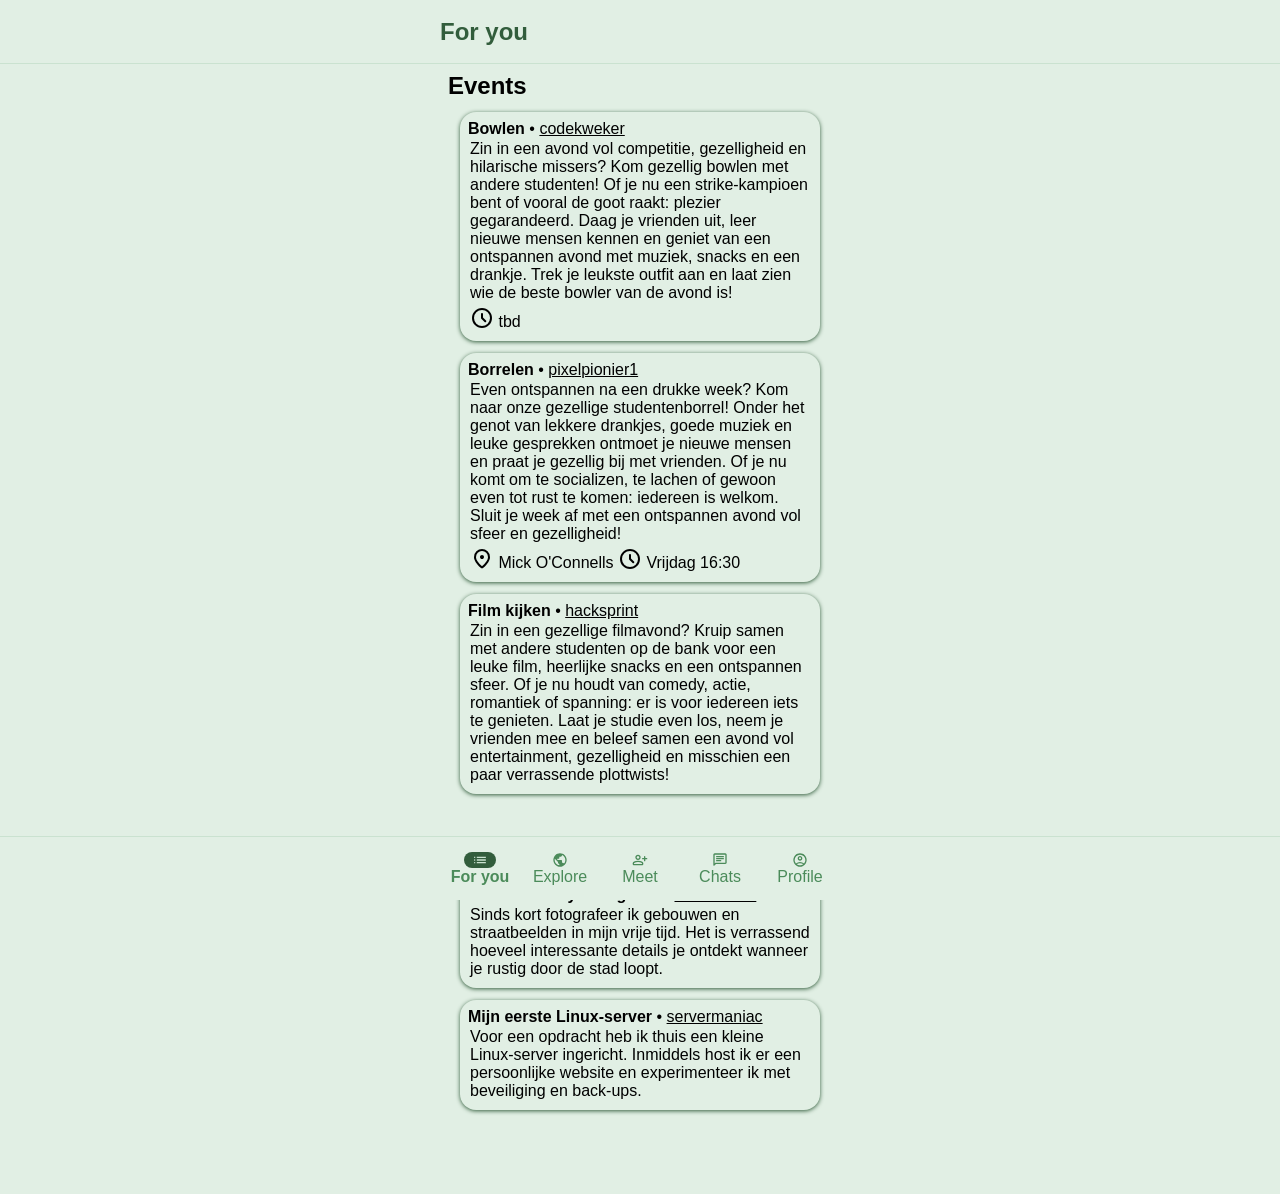
<file: S1-P3-scrumgpt/wireframes-html/index.html>
<!DOCTYPE html>
<html lang="en">
<head>
	<meta charset="UTF-8">
	<meta name="viewport" content="width=device-width, initial-scale=1.0">
	<link rel="stylesheet" href="wireframe.css">
	<title>For you (Wireframe)</title>
</head>
<body>
	<nav class="top">
		<header>
			<h1>For you</h1>
		</header>
	</nav>
	<nav class="main">
		<a href="index.html" class="active">
			<svg xmlns="http://www.w3.org/2000/svg" height="24px" viewBox="0 -960 960 960" width="24px" fill="currentColor"><path d="M320-600q-17 0-28.5-11.5T280-640q0-17 11.5-28.5T320-680h480q17 0 28.5 11.5T840-640q0 17-11.5 28.5T800-600H320Zm0 160q-17 0-28.5-11.5T280-480q0-17 11.5-28.5T320-520h480q17 0 28.5 11.5T840-480q0 17-11.5 28.5T800-440H320Zm0 160q-17 0-28.5-11.5T280-320q0-17 11.5-28.5T320-360h480q17 0 28.5 11.5T840-320q0 17-11.5 28.5T800-280H320ZM160-600q-17 0-28.5-11.5T120-640q0-17 11.5-28.5T160-680q17 0 28.5 11.5T200-640q0 17-11.5 28.5T160-600Zm0 160q-17 0-28.5-11.5T120-480q0-17 11.5-28.5T160-520q17 0 28.5 11.5T200-480q0 17-11.5 28.5T160-440Zm0 160q-17 0-28.5-11.5T120-320q0-17 11.5-28.5T160-360q17 0 28.5 11.5T200-320q0 17-11.5 28.5T160-280Z"/></svg>
			<span>For you</span>
		</a>
		<a href="explore.html">
			<svg xmlns="http://www.w3.org/2000/svg" height="24px" viewBox="0 -960 960 960" width="24px" fill="currentColor"><path d="M324-111.5Q251-143 197-197t-85.5-127Q80-397 80-480t31.5-156Q143-709 197-763t127-85.5Q397-880 480-880t156 31.5Q709-817 763-763t85.5 127Q880-563 880-480t-31.5 156Q817-251 763-197t-127 85.5Q563-80 480-80t-156-31.5ZM440-162v-78q-33 0-56.5-23.5T360-320v-40L168-552q-3 18-5.5 36t-2.5 36q0 121 79.5 212T440-162Zm276-102q41-45 62.5-100.5T800-480q0-98-54.5-179T600-776v16q0 33-23.5 56.5T520-680h-80v80q0 17-11.5 28.5T400-560h-80v80h240q17 0 28.5 11.5T600-440v120h40q26 0 47 15.5t29 40.5Z"/></svg>
			<span>Explore</span>
		</a>
		<a href="meet.html">
			<svg xmlns="http://www.w3.org/2000/svg" height="24px" viewBox="0 -960 960 960" width="24px" fill="currentColor"><path d="M720-520h-80q-17 0-28.5-11.5T600-560q0-17 11.5-28.5T640-600h80v-80q0-17 11.5-28.5T760-720q17 0 28.5 11.5T800-680v80h80q17 0 28.5 11.5T920-560q0 17-11.5 28.5T880-520h-80v80q0 17-11.5 28.5T760-400q-17 0-28.5-11.5T720-440v-80Zm-473-7q-47-47-47-113t47-113q47-47 113-47t113 47q47 47 47 113t-47 113q-47 47-113 47t-113-47ZM40-240v-32q0-34 17.5-62.5T104-378q62-31 126-46.5T360-440q66 0 130 15.5T616-378q29 15 46.5 43.5T680-272v32q0 33-23.5 56.5T600-160H120q-33 0-56.5-23.5T40-240Zm80 0h480v-32q0-11-5.5-20T580-306q-54-27-109-40.5T360-360q-56 0-111 13.5T140-306q-9 5-14.5 14t-5.5 20v32Zm296.5-343.5Q440-607 440-640t-23.5-56.5Q393-720 360-720t-56.5 23.5Q280-673 280-640t23.5 56.5Q327-560 360-560t56.5-23.5ZM360-640Zm0 400Z"/></svg>
			<span>Meet</span>
		</a>
		<a href="chats.html">
			<svg xmlns="http://www.w3.org/2000/svg" height="24px" viewBox="0 -960 960 960" width="24px" fill="currentColor"><path d="m240-240-92 92q-19 19-43.5 8.5T80-177v-623q0-33 23.5-56.5T160-880h640q33 0 56.5 23.5T880-800v480q0 33-23.5 56.5T800-240H240Zm-34-80h594v-480H160v525l46-45Zm-46 0v-480 480Zm120-80h240q17 0 28.5-11.5T560-440q0-17-11.5-28.5T520-480H280q-17 0-28.5 11.5T240-440q0 17 11.5 28.5T280-400Zm0-120h400q17 0 28.5-11.5T720-560q0-17-11.5-28.5T680-600H280q-17 0-28.5 11.5T240-560q0 17 11.5 28.5T280-520Zm0-120h400q17 0 28.5-11.5T720-680q0-17-11.5-28.5T680-720H280q-17 0-28.5 11.5T240-680q0 17 11.5 28.5T280-640Z"/></svg>
			<span>Chats</span>
		</a>
		<a href="profile.html">
			<svg xmlns="http://www.w3.org/2000/svg" height="24px" viewBox="0 -960 960 960" width="24px" fill="currentColor"><path d="M234-276q51-39 114-61.5T480-360q69 0 132 22.5T726-276q35-41 54.5-93T800-480q0-133-93.5-226.5T480-800q-133 0-226.5 93.5T160-480q0 59 19.5 111t54.5 93Zm146.5-204.5Q340-521 340-580t40.5-99.5Q421-720 480-720t99.5 40.5Q620-639 620-580t-40.5 99.5Q539-440 480-440t-99.5-40.5ZM480-80q-83 0-156-31.5T197-197q-54-54-85.5-127T80-480q0-83 31.5-156T197-763q54-54 127-85.5T480-880q83 0 156 31.5T763-763q54 54 85.5 127T880-480q0 83-31.5 156T763-197q-54 54-127 85.5T480-80Zm100-95.5q47-15.5 86-44.5-39-29-86-44.5T480-280q-53 0-100 15.5T294-220q39 29 86 44.5T480-160q53 0 100-15.5ZM523-537q17-17 17-43t-17-43q-17-17-43-17t-43 17q-17 17-17 43t17 43q17 17 43 17t43-17Zm-43-43Zm0 360Z"/></svg>
			<span>Profile</span>
		</a>
	</nav>
	<main>
		<section>
			<h2>Events</h2>
			<div class="card">
				<b>Bowlen</b> &bullet; <a href="meet-profile.html">codekweker</a>
				<p>Zin in een avond vol competitie, gezelligheid en hilarische missers? Kom gezellig bowlen met andere studenten! Of je nu een strike-kampioen bent of vooral de goot raakt: plezier gegarandeerd. Daag je vrienden uit, leer nieuwe mensen kennen en geniet van een ontspannen avond met muziek, snacks en een drankje. Trek je leukste outfit aan en laat zien wie de beste bowler van de avond is!</p>
				<p>
					<svg xmlns="http://www.w3.org/2000/svg" height="24px" viewBox="0 -960 960 960" width="24px" fill="currentColor"><path d="M520-496v-144q0-17-11.5-28.5T480-680q-17 0-28.5 11.5T440-640v159q0 8 3 15.5t9 13.5l132 132q11 11 28 11t28-11q11-11 11-28t-11-28L520-496ZM480-80q-83 0-156-31.5T197-197q-54-54-85.5-127T80-480q0-83 31.5-156T197-763q54-54 127-85.5T480-880q83 0 156 31.5T763-763q54 54 85.5 127T880-480q0 83-31.5 156T763-197q-54 54-127 85.5T480-80Zm0-400Zm0 320q133 0 226.5-93.5T800-480q0-133-93.5-226.5T480-800q-133 0-226.5 93.5T160-480q0 133 93.5 226.5T480-160Z"/></svg>
					tbd
				</p>
			</div>
			<div class="card">
				<b>Borrelen</b> &bullet; <a href="meet-profile.html">pixelpionier1</a>
				<p>Even ontspannen na een drukke week? Kom naar onze gezellige studentenborrel! Onder het genot van lekkere drankjes, goede muziek en leuke gesprekken ontmoet je nieuwe mensen en praat je gezellig bij met vrienden. Of je nu komt om te socializen, te lachen of gewoon even tot rust te komen: iedereen is welkom. Sluit je week af met een ontspannen avond vol sfeer en gezelligheid!</p>
				<p>
					<svg xmlns="http://www.w3.org/2000/svg" height="24px" viewBox="0 -960 960 960" width="24px" fill="currentColor"><path d="M480-186q122-112 181-203.5T720-552q0-109-69.5-178.5T480-800q-101 0-170.5 69.5T240-552q0 71 59 162.5T480-186Zm-28 74q-14-5-25-15-65-60-115-117t-83.5-110.5q-33.5-53.5-51-103T160-552q0-150 96.5-239T480-880q127 0 223.5 89T800-552q0 45-17.5 94.5t-51 103Q698-301 648-244T533-127q-11 10-25 15t-28 5q-14 0-28-5Zm28-448Zm56.5 56.5Q560-527 560-560t-23.5-56.5Q513-640 480-640t-56.5 23.5Q400-593 400-560t23.5 56.5Q447-480 480-480t56.5-23.5Z"/></svg>
					Mick O'Connells
					<svg xmlns="http://www.w3.org/2000/svg" height="24px" viewBox="0 -960 960 960" width="24px" fill="currentColor"><path d="M520-496v-144q0-17-11.5-28.5T480-680q-17 0-28.5 11.5T440-640v159q0 8 3 15.5t9 13.5l132 132q11 11 28 11t28-11q11-11 11-28t-11-28L520-496ZM480-80q-83 0-156-31.5T197-197q-54-54-85.5-127T80-480q0-83 31.5-156T197-763q54-54 127-85.5T480-880q83 0 156 31.5T763-763q54 54 85.5 127T880-480q0 83-31.5 156T763-197q-54 54-127 85.5T480-80Zm0-400Zm0 320q133 0 226.5-93.5T800-480q0-133-93.5-226.5T480-800q-133 0-226.5 93.5T160-480q0 133 93.5 226.5T480-160Z"/></svg>
					Vrijdag 16:30
				</p>
			</div>
			<div class="card">
				<b>Film kijken</b> &bullet; <a href="meet-profile.html">hacksprint</a>
				<p>Zin in een gezellige filmavond? Kruip samen met andere studenten op de bank voor een leuke film, heerlijke snacks en een ontspannen sfeer. Of je nu houdt van comedy, actie, romantiek of spanning: er is voor iedereen iets te genieten. Laat je studie even los, neem je vrienden mee en beleef samen een avond vol entertainment, gezelligheid en misschien een paar verrassende plottwists!</p>
			</div>
		</section>
		<section>
			<h2>Posts</h2>
			<div class="card">
				<b>Nieuwe hobby: fotografie</b> &bullet; <a href="meet-profile.html">datadromer</a>
				<p>Sinds kort fotografeer ik gebouwen en straatbeelden in mijn vrije tijd. Het is verrassend hoeveel interessante details je ontdekt wanneer je rustig door de stad loopt.</p>
			</div>
			<div class="card">
				<b>Mijn eerste Linux-server</b> &bullet; <a href="meet-profile.html">servermaniac</a>
				<p>Voor een opdracht heb ik thuis een kleine Linux-server ingericht. Inmiddels host ik er een persoonlijke website en experimenteer ik met beveiliging en back-ups.</p>
			</div>
		</section>
	</main>
</body>
</html>
</file>
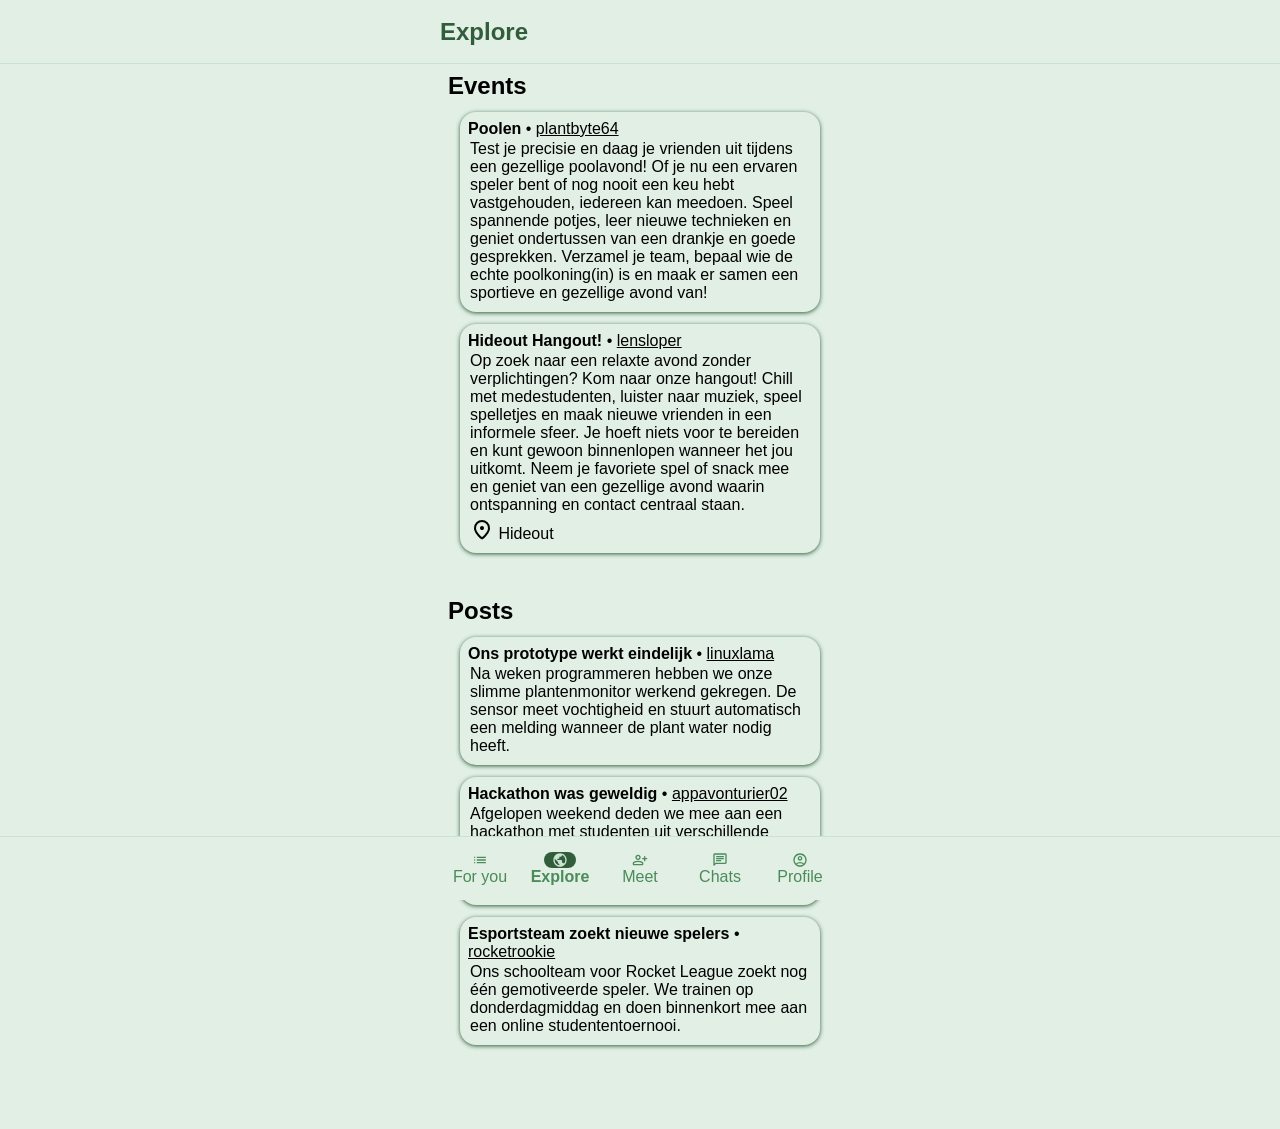
<file: S1-P3-scrumgpt/wireframes-html/explore.html>
<!DOCTYPE html>
<html lang="en">
<head>
	<meta charset="UTF-8">
	<meta name="viewport" content="width=device-width, initial-scale=1.0">
	<link rel="stylesheet" href="wireframe.css">
	<title>Explore (Wireframe)</title>
</head>
<body>
	<nav class="top">
		<header>
			<h1>Explore</h1>
		</header>
	</nav>
	<nav class="main">
		<a href="index.html">
			<svg xmlns="http://www.w3.org/2000/svg" height="24px" viewBox="0 -960 960 960" width="24px" fill="currentColor"><path d="M320-600q-17 0-28.5-11.5T280-640q0-17 11.5-28.5T320-680h480q17 0 28.5 11.5T840-640q0 17-11.5 28.5T800-600H320Zm0 160q-17 0-28.5-11.5T280-480q0-17 11.5-28.5T320-520h480q17 0 28.5 11.5T840-480q0 17-11.5 28.5T800-440H320Zm0 160q-17 0-28.5-11.5T280-320q0-17 11.5-28.5T320-360h480q17 0 28.5 11.5T840-320q0 17-11.5 28.5T800-280H320ZM160-600q-17 0-28.5-11.5T120-640q0-17 11.5-28.5T160-680q17 0 28.5 11.5T200-640q0 17-11.5 28.5T160-600Zm0 160q-17 0-28.5-11.5T120-480q0-17 11.5-28.5T160-520q17 0 28.5 11.5T200-480q0 17-11.5 28.5T160-440Zm0 160q-17 0-28.5-11.5T120-320q0-17 11.5-28.5T160-360q17 0 28.5 11.5T200-320q0 17-11.5 28.5T160-280Z"/></svg>
			<span>For you</span>
		</a>
		<a href="explore.html" class="active">
			<svg xmlns="http://www.w3.org/2000/svg" height="24px" viewBox="0 -960 960 960" width="24px" fill="currentColor"><path d="M324-111.5Q251-143 197-197t-85.5-127Q80-397 80-480t31.5-156Q143-709 197-763t127-85.5Q397-880 480-880t156 31.5Q709-817 763-763t85.5 127Q880-563 880-480t-31.5 156Q817-251 763-197t-127 85.5Q563-80 480-80t-156-31.5ZM440-162v-78q-33 0-56.5-23.5T360-320v-40L168-552q-3 18-5.5 36t-2.5 36q0 121 79.5 212T440-162Zm276-102q41-45 62.5-100.5T800-480q0-98-54.5-179T600-776v16q0 33-23.5 56.5T520-680h-80v80q0 17-11.5 28.5T400-560h-80v80h240q17 0 28.5 11.5T600-440v120h40q26 0 47 15.5t29 40.5Z"/></svg>
			<span>Explore</span>
		</a>
		<a href="meet.html">
			<svg xmlns="http://www.w3.org/2000/svg" height="24px" viewBox="0 -960 960 960" width="24px" fill="currentColor"><path d="M720-520h-80q-17 0-28.5-11.5T600-560q0-17 11.5-28.5T640-600h80v-80q0-17 11.5-28.5T760-720q17 0 28.5 11.5T800-680v80h80q17 0 28.5 11.5T920-560q0 17-11.5 28.5T880-520h-80v80q0 17-11.5 28.5T760-400q-17 0-28.5-11.5T720-440v-80Zm-473-7q-47-47-47-113t47-113q47-47 113-47t113 47q47 47 47 113t-47 113q-47 47-113 47t-113-47ZM40-240v-32q0-34 17.5-62.5T104-378q62-31 126-46.5T360-440q66 0 130 15.5T616-378q29 15 46.5 43.5T680-272v32q0 33-23.5 56.5T600-160H120q-33 0-56.5-23.5T40-240Zm80 0h480v-32q0-11-5.5-20T580-306q-54-27-109-40.5T360-360q-56 0-111 13.5T140-306q-9 5-14.5 14t-5.5 20v32Zm296.5-343.5Q440-607 440-640t-23.5-56.5Q393-720 360-720t-56.5 23.5Q280-673 280-640t23.5 56.5Q327-560 360-560t56.5-23.5ZM360-640Zm0 400Z"/></svg>
			<span>Meet</span>
		</a>
		<a href="chats.html">
			<svg xmlns="http://www.w3.org/2000/svg" height="24px" viewBox="0 -960 960 960" width="24px" fill="currentColor"><path d="m240-240-92 92q-19 19-43.5 8.5T80-177v-623q0-33 23.5-56.5T160-880h640q33 0 56.5 23.5T880-800v480q0 33-23.5 56.5T800-240H240Zm-34-80h594v-480H160v525l46-45Zm-46 0v-480 480Zm120-80h240q17 0 28.5-11.5T560-440q0-17-11.5-28.5T520-480H280q-17 0-28.5 11.5T240-440q0 17 11.5 28.5T280-400Zm0-120h400q17 0 28.5-11.5T720-560q0-17-11.5-28.5T680-600H280q-17 0-28.5 11.5T240-560q0 17 11.5 28.5T280-520Zm0-120h400q17 0 28.5-11.5T720-680q0-17-11.5-28.5T680-720H280q-17 0-28.5 11.5T240-680q0 17 11.5 28.5T280-640Z"/></svg>
			<span>Chats</span>
		</a>
		<a href="profile.html">
			<svg xmlns="http://www.w3.org/2000/svg" height="24px" viewBox="0 -960 960 960" width="24px" fill="currentColor"><path d="M234-276q51-39 114-61.5T480-360q69 0 132 22.5T726-276q35-41 54.5-93T800-480q0-133-93.5-226.5T480-800q-133 0-226.5 93.5T160-480q0 59 19.5 111t54.5 93Zm146.5-204.5Q340-521 340-580t40.5-99.5Q421-720 480-720t99.5 40.5Q620-639 620-580t-40.5 99.5Q539-440 480-440t-99.5-40.5ZM480-80q-83 0-156-31.5T197-197q-54-54-85.5-127T80-480q0-83 31.5-156T197-763q54-54 127-85.5T480-880q83 0 156 31.5T763-763q54 54 85.5 127T880-480q0 83-31.5 156T763-197q-54 54-127 85.5T480-80Zm100-95.5q47-15.5 86-44.5-39-29-86-44.5T480-280q-53 0-100 15.5T294-220q39 29 86 44.5T480-160q53 0 100-15.5ZM523-537q17-17 17-43t-17-43q-17-17-43-17t-43 17q-17 17-17 43t17 43q17 17 43 17t43-17Zm-43-43Zm0 360Z"/></svg>
			<span>Profile</span>
		</a>
	</nav>
	<main>
		<section>
			<h2>Events</h2>
			<div class="card">
				<b>Poolen</b> &bullet; <a href="meet-profile.html">plantbyte64</a>
				<p>Test je precisie en daag je vrienden uit tijdens een gezellige poolavond! Of je nu een ervaren speler bent of nog nooit een keu hebt vastgehouden, iedereen kan meedoen. Speel spannende potjes, leer nieuwe technieken en geniet ondertussen van een drankje en goede gesprekken. Verzamel je team, bepaal wie de echte poolkoning(in) is en maak er samen een sportieve en gezellige avond van!</p>
			</div>
			<div class="card">
				<b>Hideout Hangout!</b> &bullet; <a href="meet-profile.html">lensloper</a>
				<p>Op zoek naar een relaxte avond zonder verplichtingen? Kom naar onze hangout! Chill met medestudenten, luister naar muziek, speel spelletjes en maak nieuwe vrienden in een informele sfeer. Je hoeft niets voor te bereiden en kunt gewoon binnenlopen wanneer het jou uitkomt. Neem je favoriete spel of snack mee en geniet van een gezellige avond waarin ontspanning en contact centraal staan.</p>
				<p>
					<svg xmlns="http://www.w3.org/2000/svg" height="24px" viewBox="0 -960 960 960" width="24px" fill="currentColor"><path d="M480-186q122-112 181-203.5T720-552q0-109-69.5-178.5T480-800q-101 0-170.5 69.5T240-552q0 71 59 162.5T480-186Zm-28 74q-14-5-25-15-65-60-115-117t-83.5-110.5q-33.5-53.5-51-103T160-552q0-150 96.5-239T480-880q127 0 223.5 89T800-552q0 45-17.5 94.5t-51 103Q698-301 648-244T533-127q-11 10-25 15t-28 5q-14 0-28-5Zm28-448Zm56.5 56.5Q560-527 560-560t-23.5-56.5Q513-640 480-640t-56.5 23.5Q400-593 400-560t23.5 56.5Q447-480 480-480t56.5-23.5Z"/></svg>
					Hideout
				</p>
			</div>
		</section>
		<section>
			<h2>Posts</h2>
			<div class="card">
				<b>Ons prototype werkt eindelijk</b> &bullet; <a href="meet-profile.html">linuxlama</a>
				<p>Na weken programmeren hebben we onze slimme plantenmonitor werkend gekregen. De sensor meet vochtigheid en stuurt automatisch een melding wanneer de plant water nodig heeft.</p>
			</div>
			<div class="card">
				<b>Hackathon was geweldig</b> &bullet; <a href="meet-profile.html">appavonturier02</a>
				<p>Afgelopen weekend deden we mee aan een hackathon met studenten uit verschillende opleidingen. We bouwden binnen 24 uur een app die voedselverspilling in de schoolkantine vermindert.</p>
			</div>
			<div class="card">
				<b>Esportsteam zoekt nieuwe spelers</b> &bullet; <a href="meet-profile.html">rocketrookie</a>
				<p>Ons schoolteam voor Rocket League zoekt nog één gemotiveerde speler. We trainen op donderdagmiddag en doen binnenkort mee aan een online studententoernooi.</p>
			</div>
		</section>
	</main>
</body>
</html>
</file>
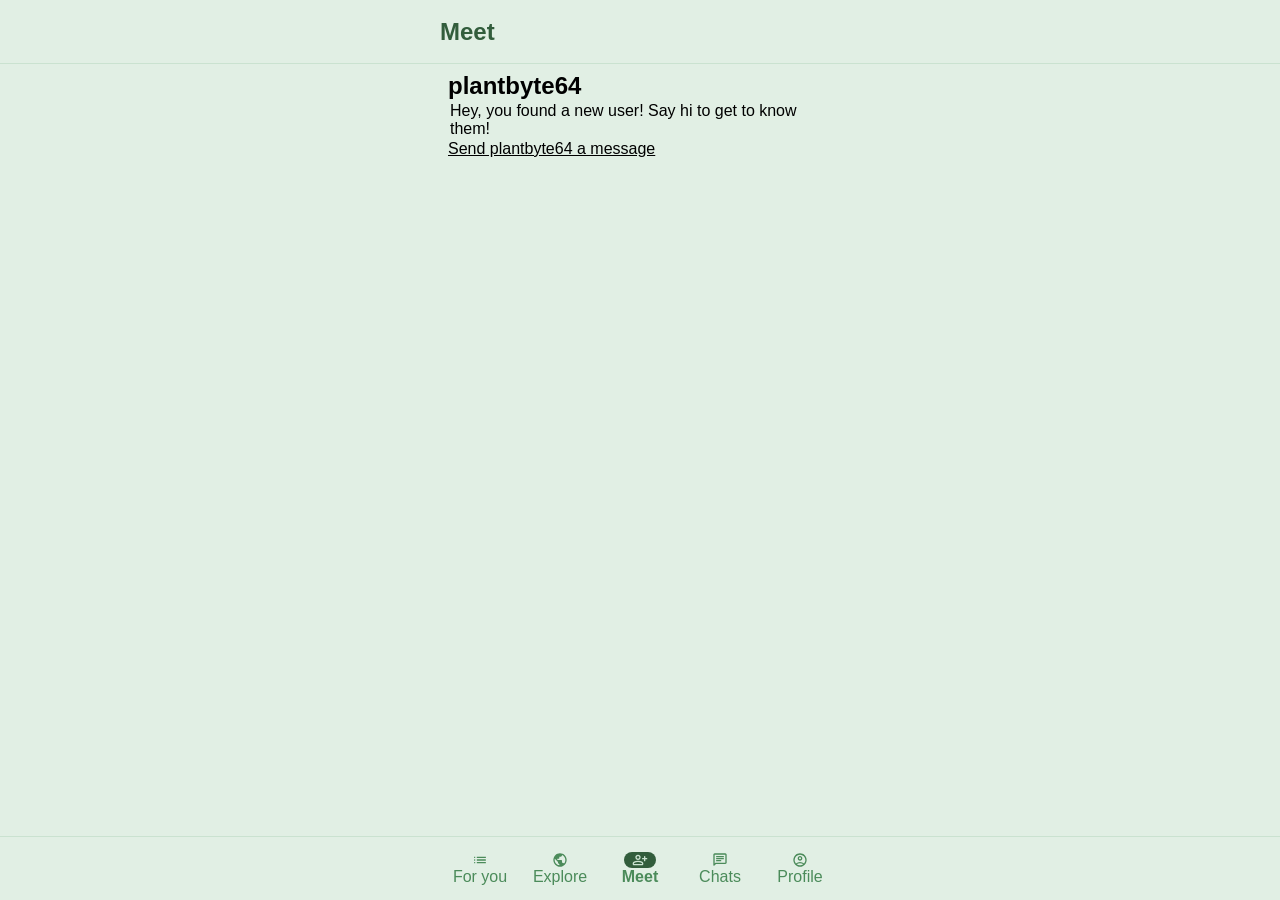
<file: S1-P3-scrumgpt/wireframes-html/meet-profile.html>
<!DOCTYPE html>
<html lang="en">
<head>
	<meta charset="UTF-8">
	<meta name="viewport" content="width=device-width, initial-scale=1.0">
	<link rel="stylesheet" href="wireframe.css">
	<title>Meet (Wireframe)</title>
</head>
<body>
	<nav class="top">
		<header>
			<h1>Meet</h1>
		</header>
	</nav>
	<nav class="main">
		<a href="index.html">
			<svg xmlns="http://www.w3.org/2000/svg" height="24px" viewBox="0 -960 960 960" width="24px" fill="currentColor"><path d="M320-600q-17 0-28.5-11.5T280-640q0-17 11.5-28.5T320-680h480q17 0 28.5 11.5T840-640q0 17-11.5 28.5T800-600H320Zm0 160q-17 0-28.5-11.5T280-480q0-17 11.5-28.5T320-520h480q17 0 28.5 11.5T840-480q0 17-11.5 28.5T800-440H320Zm0 160q-17 0-28.5-11.5T280-320q0-17 11.5-28.5T320-360h480q17 0 28.5 11.5T840-320q0 17-11.5 28.5T800-280H320ZM160-600q-17 0-28.5-11.5T120-640q0-17 11.5-28.5T160-680q17 0 28.5 11.5T200-640q0 17-11.5 28.5T160-600Zm0 160q-17 0-28.5-11.5T120-480q0-17 11.5-28.5T160-520q17 0 28.5 11.5T200-480q0 17-11.5 28.5T160-440Zm0 160q-17 0-28.5-11.5T120-320q0-17 11.5-28.5T160-360q17 0 28.5 11.5T200-320q0 17-11.5 28.5T160-280Z"/></svg>
			<span>For you</span>
		</a>
		<a href="explore.html">
			<svg xmlns="http://www.w3.org/2000/svg" height="24px" viewBox="0 -960 960 960" width="24px" fill="currentColor"><path d="M324-111.5Q251-143 197-197t-85.5-127Q80-397 80-480t31.5-156Q143-709 197-763t127-85.5Q397-880 480-880t156 31.5Q709-817 763-763t85.5 127Q880-563 880-480t-31.5 156Q817-251 763-197t-127 85.5Q563-80 480-80t-156-31.5ZM440-162v-78q-33 0-56.5-23.5T360-320v-40L168-552q-3 18-5.5 36t-2.5 36q0 121 79.5 212T440-162Zm276-102q41-45 62.5-100.5T800-480q0-98-54.5-179T600-776v16q0 33-23.5 56.5T520-680h-80v80q0 17-11.5 28.5T400-560h-80v80h240q17 0 28.5 11.5T600-440v120h40q26 0 47 15.5t29 40.5Z"/></svg>
			<span>Explore</span>
		</a>
		<a href="meet.html" class="active">
			<svg xmlns="http://www.w3.org/2000/svg" height="24px" viewBox="0 -960 960 960" width="24px" fill="currentColor"><path d="M720-520h-80q-17 0-28.5-11.5T600-560q0-17 11.5-28.5T640-600h80v-80q0-17 11.5-28.5T760-720q17 0 28.5 11.5T800-680v80h80q17 0 28.5 11.5T920-560q0 17-11.5 28.5T880-520h-80v80q0 17-11.5 28.5T760-400q-17 0-28.5-11.5T720-440v-80Zm-473-7q-47-47-47-113t47-113q47-47 113-47t113 47q47 47 47 113t-47 113q-47 47-113 47t-113-47ZM40-240v-32q0-34 17.5-62.5T104-378q62-31 126-46.5T360-440q66 0 130 15.5T616-378q29 15 46.5 43.5T680-272v32q0 33-23.5 56.5T600-160H120q-33 0-56.5-23.5T40-240Zm80 0h480v-32q0-11-5.5-20T580-306q-54-27-109-40.5T360-360q-56 0-111 13.5T140-306q-9 5-14.5 14t-5.5 20v32Zm296.5-343.5Q440-607 440-640t-23.5-56.5Q393-720 360-720t-56.5 23.5Q280-673 280-640t23.5 56.5Q327-560 360-560t56.5-23.5ZM360-640Zm0 400Z"/></svg>
			<span>Meet</span>
		</a>
		<a href="chats.html">
			<svg xmlns="http://www.w3.org/2000/svg" height="24px" viewBox="0 -960 960 960" width="24px" fill="currentColor"><path d="m240-240-92 92q-19 19-43.5 8.5T80-177v-623q0-33 23.5-56.5T160-880h640q33 0 56.5 23.5T880-800v480q0 33-23.5 56.5T800-240H240Zm-34-80h594v-480H160v525l46-45Zm-46 0v-480 480Zm120-80h240q17 0 28.5-11.5T560-440q0-17-11.5-28.5T520-480H280q-17 0-28.5 11.5T240-440q0 17 11.5 28.5T280-400Zm0-120h400q17 0 28.5-11.5T720-560q0-17-11.5-28.5T680-600H280q-17 0-28.5 11.5T240-560q0 17 11.5 28.5T280-520Zm0-120h400q17 0 28.5-11.5T720-680q0-17-11.5-28.5T680-720H280q-17 0-28.5 11.5T240-680q0 17 11.5 28.5T280-640Z"/></svg>
			<span>Chats</span>
		</a>
		<a href="profile.html">
			<svg xmlns="http://www.w3.org/2000/svg" height="24px" viewBox="0 -960 960 960" width="24px" fill="currentColor"><path d="M234-276q51-39 114-61.5T480-360q69 0 132 22.5T726-276q35-41 54.5-93T800-480q0-133-93.5-226.5T480-800q-133 0-226.5 93.5T160-480q0 59 19.5 111t54.5 93Zm146.5-204.5Q340-521 340-580t40.5-99.5Q421-720 480-720t99.5 40.5Q620-639 620-580t-40.5 99.5Q539-440 480-440t-99.5-40.5ZM480-80q-83 0-156-31.5T197-197q-54-54-85.5-127T80-480q0-83 31.5-156T197-763q54-54 127-85.5T480-880q83 0 156 31.5T763-763q54 54 85.5 127T880-480q0 83-31.5 156T763-197q-54 54-127 85.5T480-80Zm100-95.5q47-15.5 86-44.5-39-29-86-44.5T480-280q-53 0-100 15.5T294-220q39 29 86 44.5T480-160q53 0 100-15.5ZM523-537q17-17 17-43t-17-43q-17-17-43-17t-43 17q-17 17-17 43t17 43q17 17 43 17t43-17Zm-43-43Zm0 360Z"/></svg>
			<span>Profile</span>
		</a>
	</nav>
	<main>
		<section>
			<h2>plantbyte64</h2>
			<p>Hey, you found a new user! Say hi to get to know them!</p>
			<a href="meet-random-chat.html">Send plantbyte64 a message</a>
		</section>
	</main>
</body>
</html>
</file>
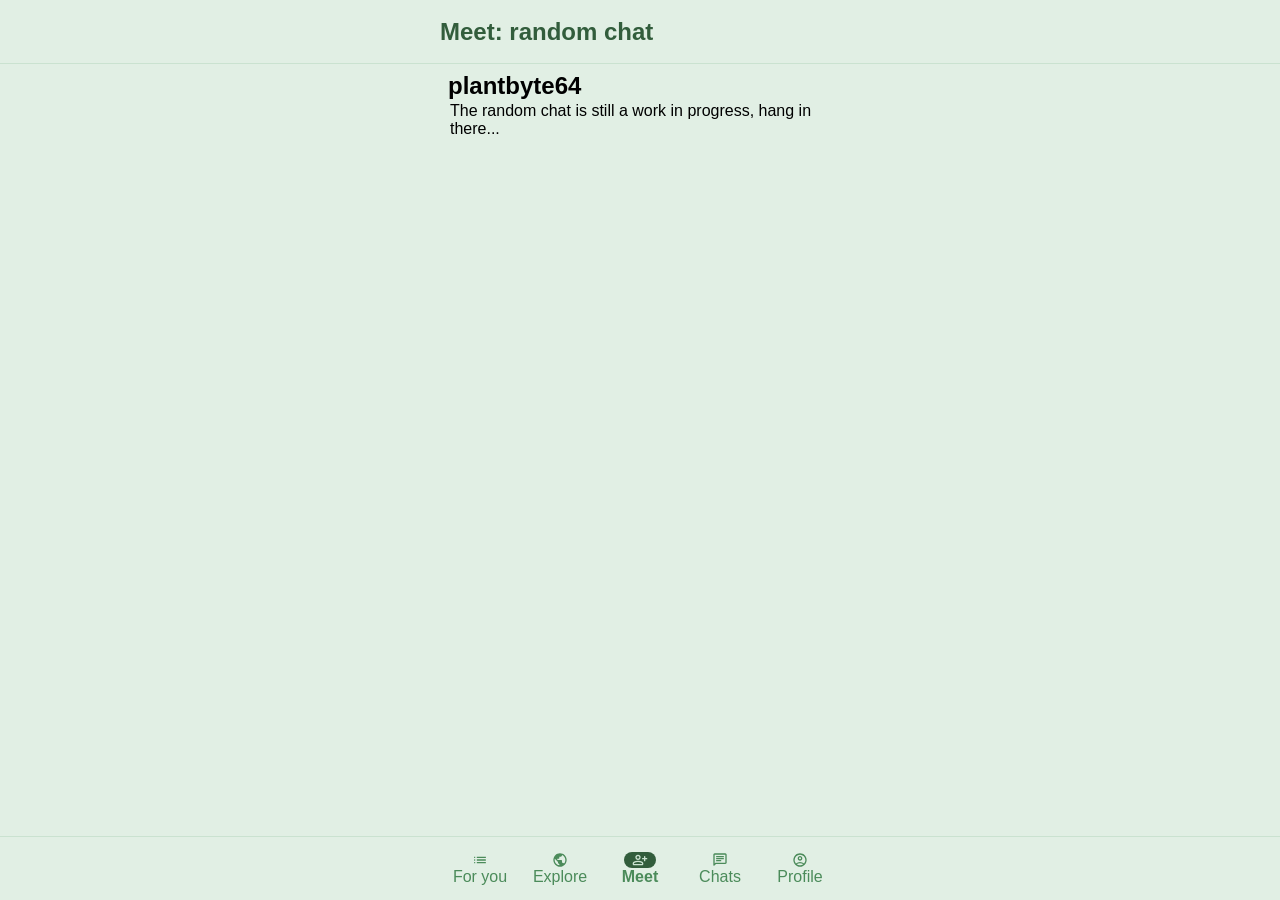
<file: S1-P3-scrumgpt/wireframes-html/meet-random-chat.html>
<!DOCTYPE html>
<html lang="en">
<head>
	<meta charset="UTF-8">
	<meta name="viewport" content="width=device-width, initial-scale=1.0">
	<link rel="stylesheet" href="wireframe.css">
	<title>Meet: random chat (Wireframe)</title>
</head>
<body>
	<nav class="top">
		<header>
			<h1>Meet: random chat</h1>
		</header>
	</nav>
	<nav class="main">
		<a href="index.html">
			<svg xmlns="http://www.w3.org/2000/svg" height="24px" viewBox="0 -960 960 960" width="24px" fill="currentColor"><path d="M320-600q-17 0-28.5-11.5T280-640q0-17 11.5-28.5T320-680h480q17 0 28.5 11.5T840-640q0 17-11.5 28.5T800-600H320Zm0 160q-17 0-28.5-11.5T280-480q0-17 11.5-28.5T320-520h480q17 0 28.5 11.5T840-480q0 17-11.5 28.5T800-440H320Zm0 160q-17 0-28.5-11.5T280-320q0-17 11.5-28.5T320-360h480q17 0 28.5 11.5T840-320q0 17-11.5 28.5T800-280H320ZM160-600q-17 0-28.5-11.5T120-640q0-17 11.5-28.5T160-680q17 0 28.5 11.5T200-640q0 17-11.5 28.5T160-600Zm0 160q-17 0-28.5-11.5T120-480q0-17 11.5-28.5T160-520q17 0 28.5 11.5T200-480q0 17-11.5 28.5T160-440Zm0 160q-17 0-28.5-11.5T120-320q0-17 11.5-28.5T160-360q17 0 28.5 11.5T200-320q0 17-11.5 28.5T160-280Z"/></svg>
			<span>For you</span>
		</a>
		<a href="explore.html">
			<svg xmlns="http://www.w3.org/2000/svg" height="24px" viewBox="0 -960 960 960" width="24px" fill="currentColor"><path d="M324-111.5Q251-143 197-197t-85.5-127Q80-397 80-480t31.5-156Q143-709 197-763t127-85.5Q397-880 480-880t156 31.5Q709-817 763-763t85.5 127Q880-563 880-480t-31.5 156Q817-251 763-197t-127 85.5Q563-80 480-80t-156-31.5ZM440-162v-78q-33 0-56.5-23.5T360-320v-40L168-552q-3 18-5.5 36t-2.5 36q0 121 79.5 212T440-162Zm276-102q41-45 62.5-100.5T800-480q0-98-54.5-179T600-776v16q0 33-23.5 56.5T520-680h-80v80q0 17-11.5 28.5T400-560h-80v80h240q17 0 28.5 11.5T600-440v120h40q26 0 47 15.5t29 40.5Z"/></svg>
			<span>Explore</span>
		</a>
		<a href="meet.html" class="active">
			<svg xmlns="http://www.w3.org/2000/svg" height="24px" viewBox="0 -960 960 960" width="24px" fill="currentColor"><path d="M720-520h-80q-17 0-28.5-11.5T600-560q0-17 11.5-28.5T640-600h80v-80q0-17 11.5-28.5T760-720q17 0 28.5 11.5T800-680v80h80q17 0 28.5 11.5T920-560q0 17-11.5 28.5T880-520h-80v80q0 17-11.5 28.5T760-400q-17 0-28.5-11.5T720-440v-80Zm-473-7q-47-47-47-113t47-113q47-47 113-47t113 47q47 47 47 113t-47 113q-47 47-113 47t-113-47ZM40-240v-32q0-34 17.5-62.5T104-378q62-31 126-46.5T360-440q66 0 130 15.5T616-378q29 15 46.5 43.5T680-272v32q0 33-23.5 56.5T600-160H120q-33 0-56.5-23.5T40-240Zm80 0h480v-32q0-11-5.5-20T580-306q-54-27-109-40.5T360-360q-56 0-111 13.5T140-306q-9 5-14.5 14t-5.5 20v32Zm296.5-343.5Q440-607 440-640t-23.5-56.5Q393-720 360-720t-56.5 23.5Q280-673 280-640t23.5 56.5Q327-560 360-560t56.5-23.5ZM360-640Zm0 400Z"/></svg>
			<span>Meet</span>
		</a>
		<a href="chats.html">
			<svg xmlns="http://www.w3.org/2000/svg" height="24px" viewBox="0 -960 960 960" width="24px" fill="currentColor"><path d="m240-240-92 92q-19 19-43.5 8.5T80-177v-623q0-33 23.5-56.5T160-880h640q33 0 56.5 23.5T880-800v480q0 33-23.5 56.5T800-240H240Zm-34-80h594v-480H160v525l46-45Zm-46 0v-480 480Zm120-80h240q17 0 28.5-11.5T560-440q0-17-11.5-28.5T520-480H280q-17 0-28.5 11.5T240-440q0 17 11.5 28.5T280-400Zm0-120h400q17 0 28.5-11.5T720-560q0-17-11.5-28.5T680-600H280q-17 0-28.5 11.5T240-560q0 17 11.5 28.5T280-520Zm0-120h400q17 0 28.5-11.5T720-680q0-17-11.5-28.5T680-720H280q-17 0-28.5 11.5T240-680q0 17 11.5 28.5T280-640Z"/></svg>
			<span>Chats</span>
		</a>
		<a href="profile.html">
			<svg xmlns="http://www.w3.org/2000/svg" height="24px" viewBox="0 -960 960 960" width="24px" fill="currentColor"><path d="M234-276q51-39 114-61.5T480-360q69 0 132 22.5T726-276q35-41 54.5-93T800-480q0-133-93.5-226.5T480-800q-133 0-226.5 93.5T160-480q0 59 19.5 111t54.5 93Zm146.5-204.5Q340-521 340-580t40.5-99.5Q421-720 480-720t99.5 40.5Q620-639 620-580t-40.5 99.5Q539-440 480-440t-99.5-40.5ZM480-80q-83 0-156-31.5T197-197q-54-54-85.5-127T80-480q0-83 31.5-156T197-763q54-54 127-85.5T480-880q83 0 156 31.5T763-763q54 54 85.5 127T880-480q0 83-31.5 156T763-197q-54 54-127 85.5T480-80Zm100-95.5q47-15.5 86-44.5-39-29-86-44.5T480-280q-53 0-100 15.5T294-220q39 29 86 44.5T480-160q53 0 100-15.5ZM523-537q17-17 17-43t-17-43q-17-17-43-17t-43 17q-17 17-17 43t17 43q17 17 43 17t43-17Zm-43-43Zm0 360Z"/></svg>
			<span>Profile</span>
		</a>
	</nav>
	<main>
		<section>
			<h2>plantbyte64</h2>
			<p>The random chat is still a work in progress, hang in there...</p>
		</section>
	</main>
</body>
</html>
</file>
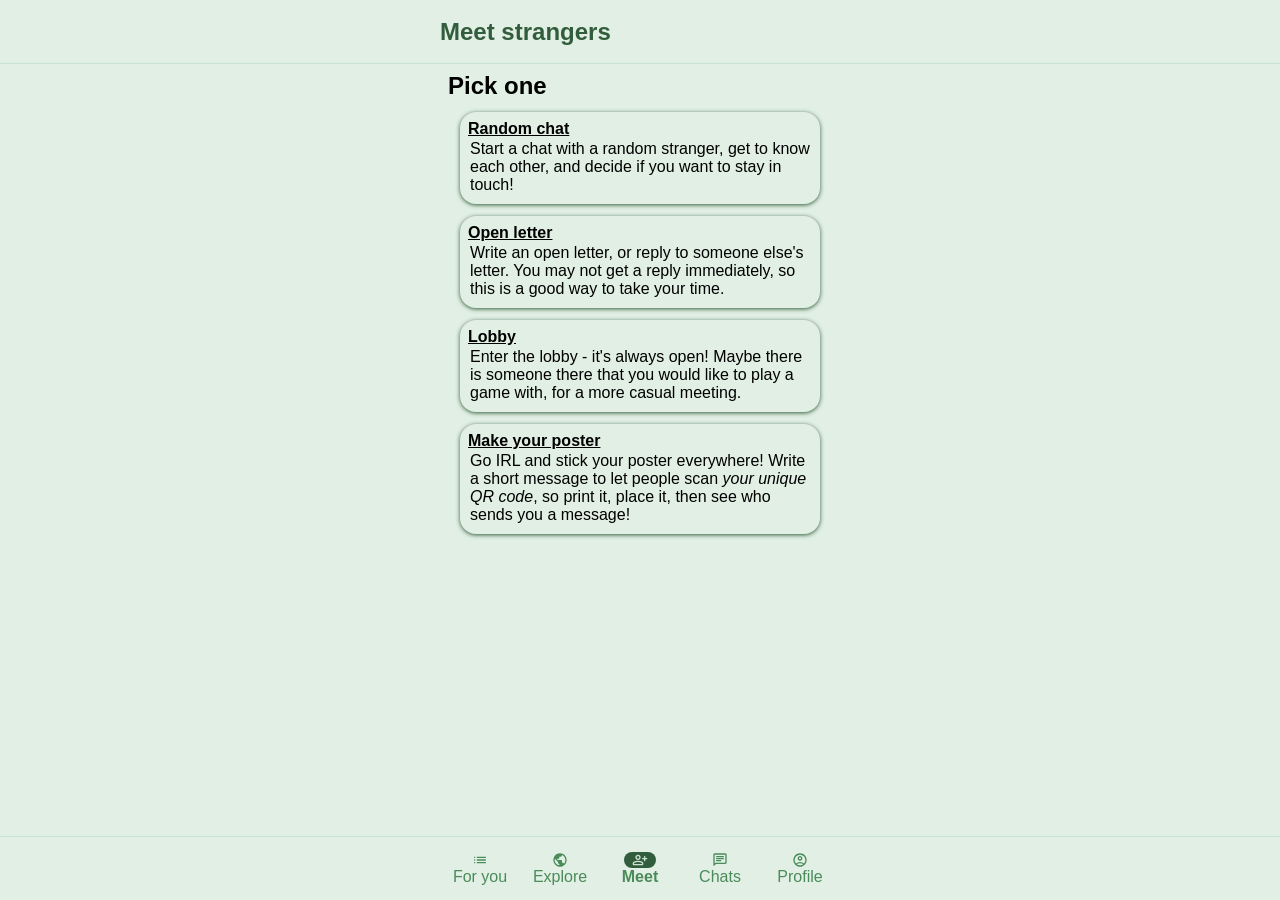
<file: S1-P3-scrumgpt/wireframes-html/meet.html>
<!DOCTYPE html>
<html lang="en">
<head>
	<meta charset="UTF-8">
	<meta name="viewport" content="width=device-width, initial-scale=1.0">
	<link rel="stylesheet" href="wireframe.css">
	<title>Meet strangers (Wireframe)</title>
</head>
<body>
	<nav class="top">
		<header>
			<h1>Meet strangers</h1>
		</header>
	</nav>
	<nav class="main">
		<a href="index.html">
			<svg xmlns="http://www.w3.org/2000/svg" height="24px" viewBox="0 -960 960 960" width="24px" fill="currentColor"><path d="M320-600q-17 0-28.5-11.5T280-640q0-17 11.5-28.5T320-680h480q17 0 28.5 11.5T840-640q0 17-11.5 28.5T800-600H320Zm0 160q-17 0-28.5-11.5T280-480q0-17 11.5-28.5T320-520h480q17 0 28.5 11.5T840-480q0 17-11.5 28.5T800-440H320Zm0 160q-17 0-28.5-11.5T280-320q0-17 11.5-28.5T320-360h480q17 0 28.5 11.5T840-320q0 17-11.5 28.5T800-280H320ZM160-600q-17 0-28.5-11.5T120-640q0-17 11.5-28.5T160-680q17 0 28.5 11.5T200-640q0 17-11.5 28.5T160-600Zm0 160q-17 0-28.5-11.5T120-480q0-17 11.5-28.5T160-520q17 0 28.5 11.5T200-480q0 17-11.5 28.5T160-440Zm0 160q-17 0-28.5-11.5T120-320q0-17 11.5-28.5T160-360q17 0 28.5 11.5T200-320q0 17-11.5 28.5T160-280Z"/></svg>
			<span>For you</span>
		</a>
		<a href="explore.html">
			<svg xmlns="http://www.w3.org/2000/svg" height="24px" viewBox="0 -960 960 960" width="24px" fill="currentColor"><path d="M324-111.5Q251-143 197-197t-85.5-127Q80-397 80-480t31.5-156Q143-709 197-763t127-85.5Q397-880 480-880t156 31.5Q709-817 763-763t85.5 127Q880-563 880-480t-31.5 156Q817-251 763-197t-127 85.5Q563-80 480-80t-156-31.5ZM440-162v-78q-33 0-56.5-23.5T360-320v-40L168-552q-3 18-5.5 36t-2.5 36q0 121 79.5 212T440-162Zm276-102q41-45 62.5-100.5T800-480q0-98-54.5-179T600-776v16q0 33-23.5 56.5T520-680h-80v80q0 17-11.5 28.5T400-560h-80v80h240q17 0 28.5 11.5T600-440v120h40q26 0 47 15.5t29 40.5Z"/></svg>
			<span>Explore</span>
		</a>
		<a href="meet.html" class="active">
			<svg xmlns="http://www.w3.org/2000/svg" height="24px" viewBox="0 -960 960 960" width="24px" fill="currentColor"><path d="M720-520h-80q-17 0-28.5-11.5T600-560q0-17 11.5-28.5T640-600h80v-80q0-17 11.5-28.5T760-720q17 0 28.5 11.5T800-680v80h80q17 0 28.5 11.5T920-560q0 17-11.5 28.5T880-520h-80v80q0 17-11.5 28.5T760-400q-17 0-28.5-11.5T720-440v-80Zm-473-7q-47-47-47-113t47-113q47-47 113-47t113 47q47 47 47 113t-47 113q-47 47-113 47t-113-47ZM40-240v-32q0-34 17.5-62.5T104-378q62-31 126-46.5T360-440q66 0 130 15.5T616-378q29 15 46.5 43.5T680-272v32q0 33-23.5 56.5T600-160H120q-33 0-56.5-23.5T40-240Zm80 0h480v-32q0-11-5.5-20T580-306q-54-27-109-40.5T360-360q-56 0-111 13.5T140-306q-9 5-14.5 14t-5.5 20v32Zm296.5-343.5Q440-607 440-640t-23.5-56.5Q393-720 360-720t-56.5 23.5Q280-673 280-640t23.5 56.5Q327-560 360-560t56.5-23.5ZM360-640Zm0 400Z"/></svg>
			<span>Meet</span>
		</a>
		<a href="chats.html">
			<svg xmlns="http://www.w3.org/2000/svg" height="24px" viewBox="0 -960 960 960" width="24px" fill="currentColor"><path d="m240-240-92 92q-19 19-43.5 8.5T80-177v-623q0-33 23.5-56.5T160-880h640q33 0 56.5 23.5T880-800v480q0 33-23.5 56.5T800-240H240Zm-34-80h594v-480H160v525l46-45Zm-46 0v-480 480Zm120-80h240q17 0 28.5-11.5T560-440q0-17-11.5-28.5T520-480H280q-17 0-28.5 11.5T240-440q0 17 11.5 28.5T280-400Zm0-120h400q17 0 28.5-11.5T720-560q0-17-11.5-28.5T680-600H280q-17 0-28.5 11.5T240-560q0 17 11.5 28.5T280-520Zm0-120h400q17 0 28.5-11.5T720-680q0-17-11.5-28.5T680-720H280q-17 0-28.5 11.5T240-680q0 17 11.5 28.5T280-640Z"/></svg>
			<span>Chats</span>
		</a>
		<a href="profile.html">
			<svg xmlns="http://www.w3.org/2000/svg" height="24px" viewBox="0 -960 960 960" width="24px" fill="currentColor"><path d="M234-276q51-39 114-61.5T480-360q69 0 132 22.5T726-276q35-41 54.5-93T800-480q0-133-93.5-226.5T480-800q-133 0-226.5 93.5T160-480q0 59 19.5 111t54.5 93Zm146.5-204.5Q340-521 340-580t40.5-99.5Q421-720 480-720t99.5 40.5Q620-639 620-580t-40.5 99.5Q539-440 480-440t-99.5-40.5ZM480-80q-83 0-156-31.5T197-197q-54-54-85.5-127T80-480q0-83 31.5-156T197-763q54-54 127-85.5T480-880q83 0 156 31.5T763-763q54 54 85.5 127T880-480q0 83-31.5 156T763-197q-54 54-127 85.5T480-80Zm100-95.5q47-15.5 86-44.5-39-29-86-44.5T480-280q-53 0-100 15.5T294-220q39 29 86 44.5T480-160q53 0 100-15.5ZM523-537q17-17 17-43t-17-43q-17-17-43-17t-43 17q-17 17-17 43t17 43q17 17 43 17t43-17Zm-43-43Zm0 360Z"/></svg>
			<span>Profile</span>
		</a>
	</nav>
	<main>
		<section>
			<h2>Pick one</h2>
			<div class="card">
				<b><a href="meet-random-chat.html">Random chat</a></b>
				<p>Start a chat with a random stranger, get to know each other, and decide if you want to stay in touch!</p>
			</div>
			<div class="card">
				<b><a href="meet-open-letter.html">Open letter</a></b>
				<p>Write an open letter, or reply to someone else's letter. You may not get a reply immediately, so this is a good way to take your time.</p>
			</div>
			<div class="card">
				<b><a href="meet-lobby.html">Lobby</a></b>
				<p>Enter the lobby - it's always open! Maybe there is someone there that you would like to play a game with, for a more casual meeting.</p>
			</div>
			<div class="card">
				<b><a href="meet-poster.html">Make your poster</a></b>
				<p>Go IRL and stick your poster everywhere! Write a short message to let people scan <i>your unique QR code</i>, so print it, place it, then see who sends you a message!</p>
			</div>
		</section>
	</main>
</body>
</html>
</file>
<file: S1-P3-scrumgpt/wireframes-html/wireframe.css>
/* reset common styles */
* {
	margin: 0;
	padding: 0;
	font-family: Helvetica, Arial;
	box-sizing: border-box;
}

/* app theme */
html {
	/* global measurements */
	--main-nav-width: 25rem;
	--main-nav-height: 4rem;

	/* main (app color theme) */
	--main: hsl(134, 30%, 42%);
	--light-main: hsl(134, 30%, 84%);
	--dark-main: hsl(134, 30%, 28%);
	--main-background: hsl(134, 30%, 91%);

	/* green */

	/* red */
}

/* page */
body {
	position: relative;
	min-height: 100vh;
	background-color: var(--main-background);
}

/* top navigation bar */
nav.top {
	position: fixed;
	inset: 0 0 auto 0;
	z-index: 100; /* display above all other elements */

	display: flex;
	flex-flow: row nowrap;
	justify-content: center;
	align-items: stretch;

	height: var(--main-nav-height);
	border-bottom: 1px solid var(--light-main);
	background-color: inherit;
}
nav.top header {
	display: flex;
	flex-flow: row nowrap;
	justify-content: space-between;
	align-items: center;
	gap: 0.5rem;

	width: var(--main-nav-width);

	color: var(--dark-main);
}

/* main (bottom) navigation bar */
nav.main {
	position: fixed;
	inset: auto 0 0 0;
	z-index: 100; /* display above all other elements */

	display: flex;
	flex-flow: row nowrap;
	justify-content: center;
	align-items: stretch;

	height: var(--main-nav-height);
	border-top: 1px solid var(--light-main);
	background-color: inherit;
}
nav.main a {
	display: flex;
	flex-flow: column nowrap;
	justify-content: center;
	align-items: center;

	width: 5em;

	color: var(--main);
	text-decoration: none; /* no underline */
}
nav.main a:hover {
	background-color: var(--light-main);
}
nav.main a svg {
	width: 2em;
	height: 1em;
	border-radius: 0.5em;
}
nav.main a.active {
	font-weight: bold;
}
nav.main a.active svg {
	color: var(--light-main);
	background-color: var(--dark-main);
}

/* main content wrapper */
main {
	display: flex;
	flex-flow: column nowrap;
	justify-content: start;
	align-items: stretch;
	gap: 1rem;

	width: var(--main-nav-width);
	max-width: 100vw;
	margin: 0 auto;
	padding: var(--main-nav-height) 0;

	background-color: inherit;
}
main section {
	padding: 0.5em;
}

/* cards */
.card {
	margin: 0.75em;
	padding: 0.5em;
	border-radius: 1em;
	box-shadow: 0 1px 0.25em var(--dark-main);
}

/* correctly align icons */
p svg {
	vertical-align: text-bottom;
}

/* generic text */
p {
	padding: 0.125em;
}
a {
	color: inherit;
}
a:hover {
	color: var(--main);
}
</file>
